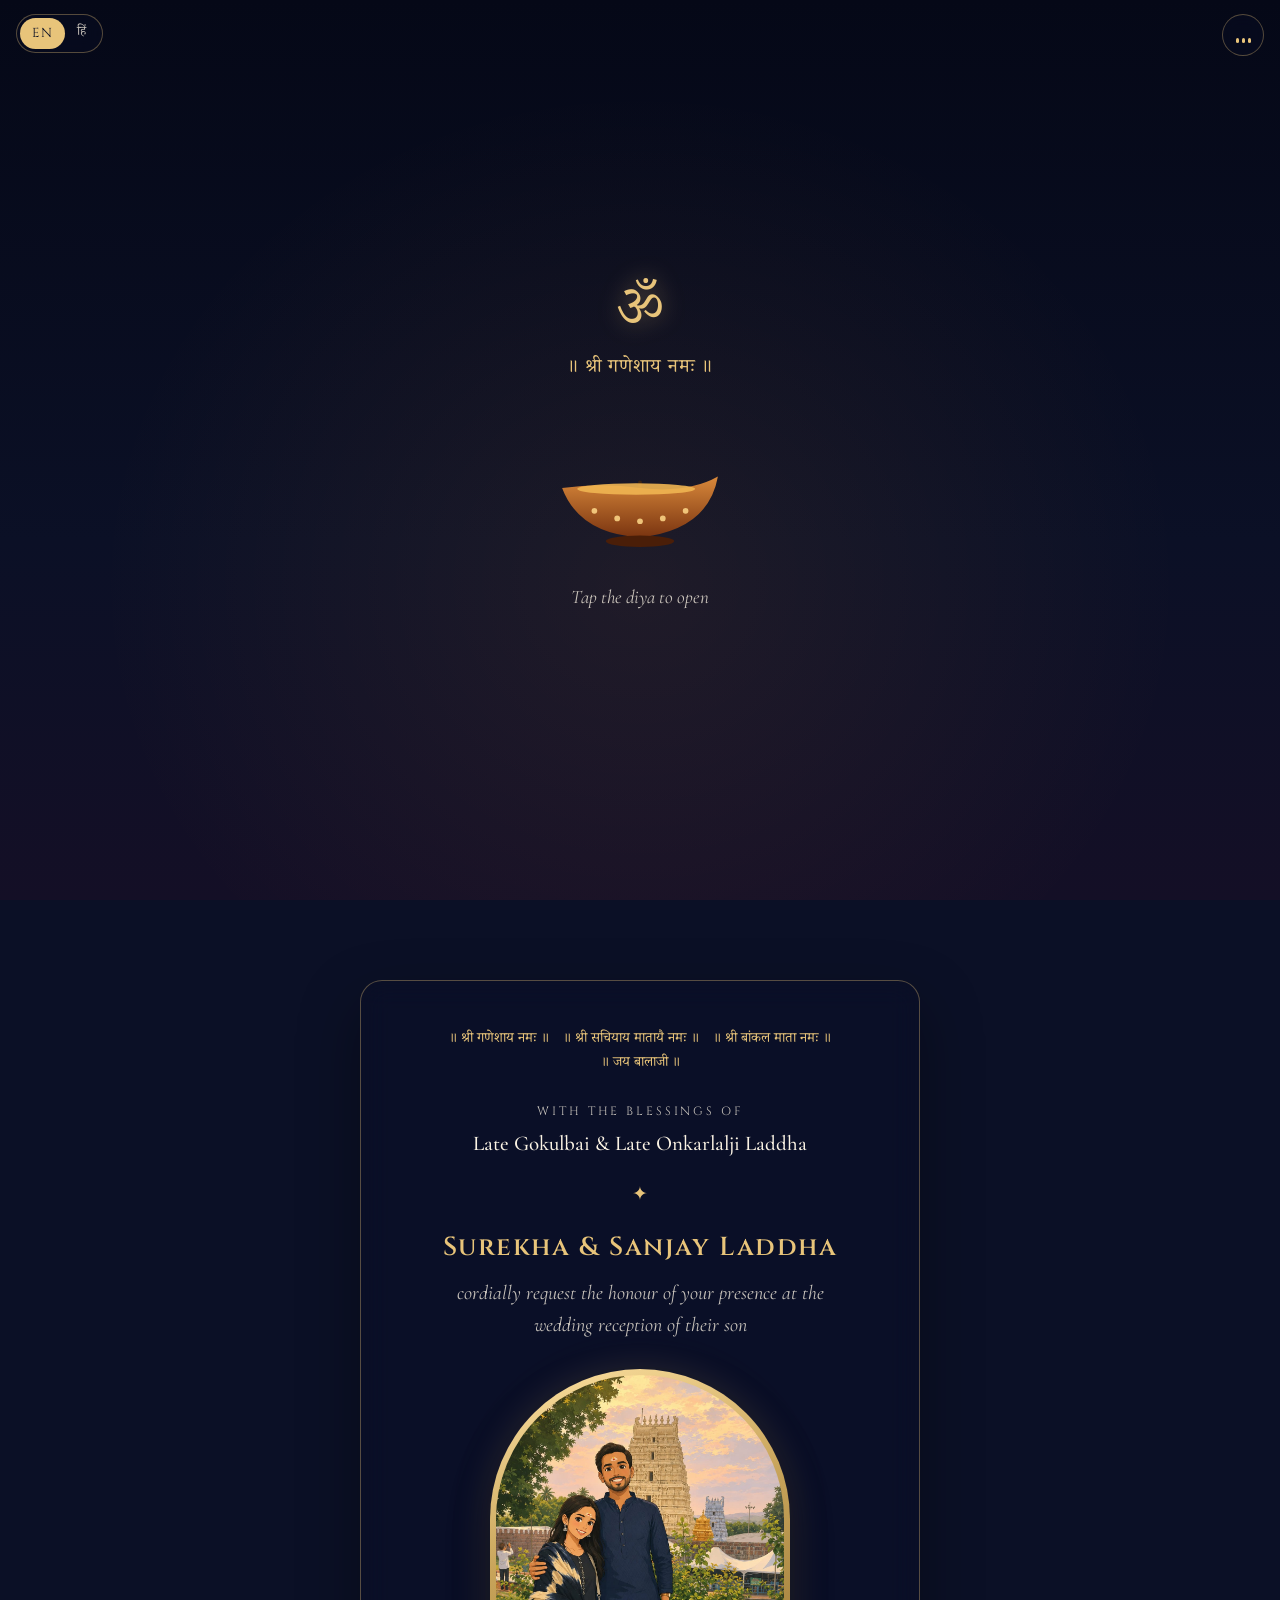
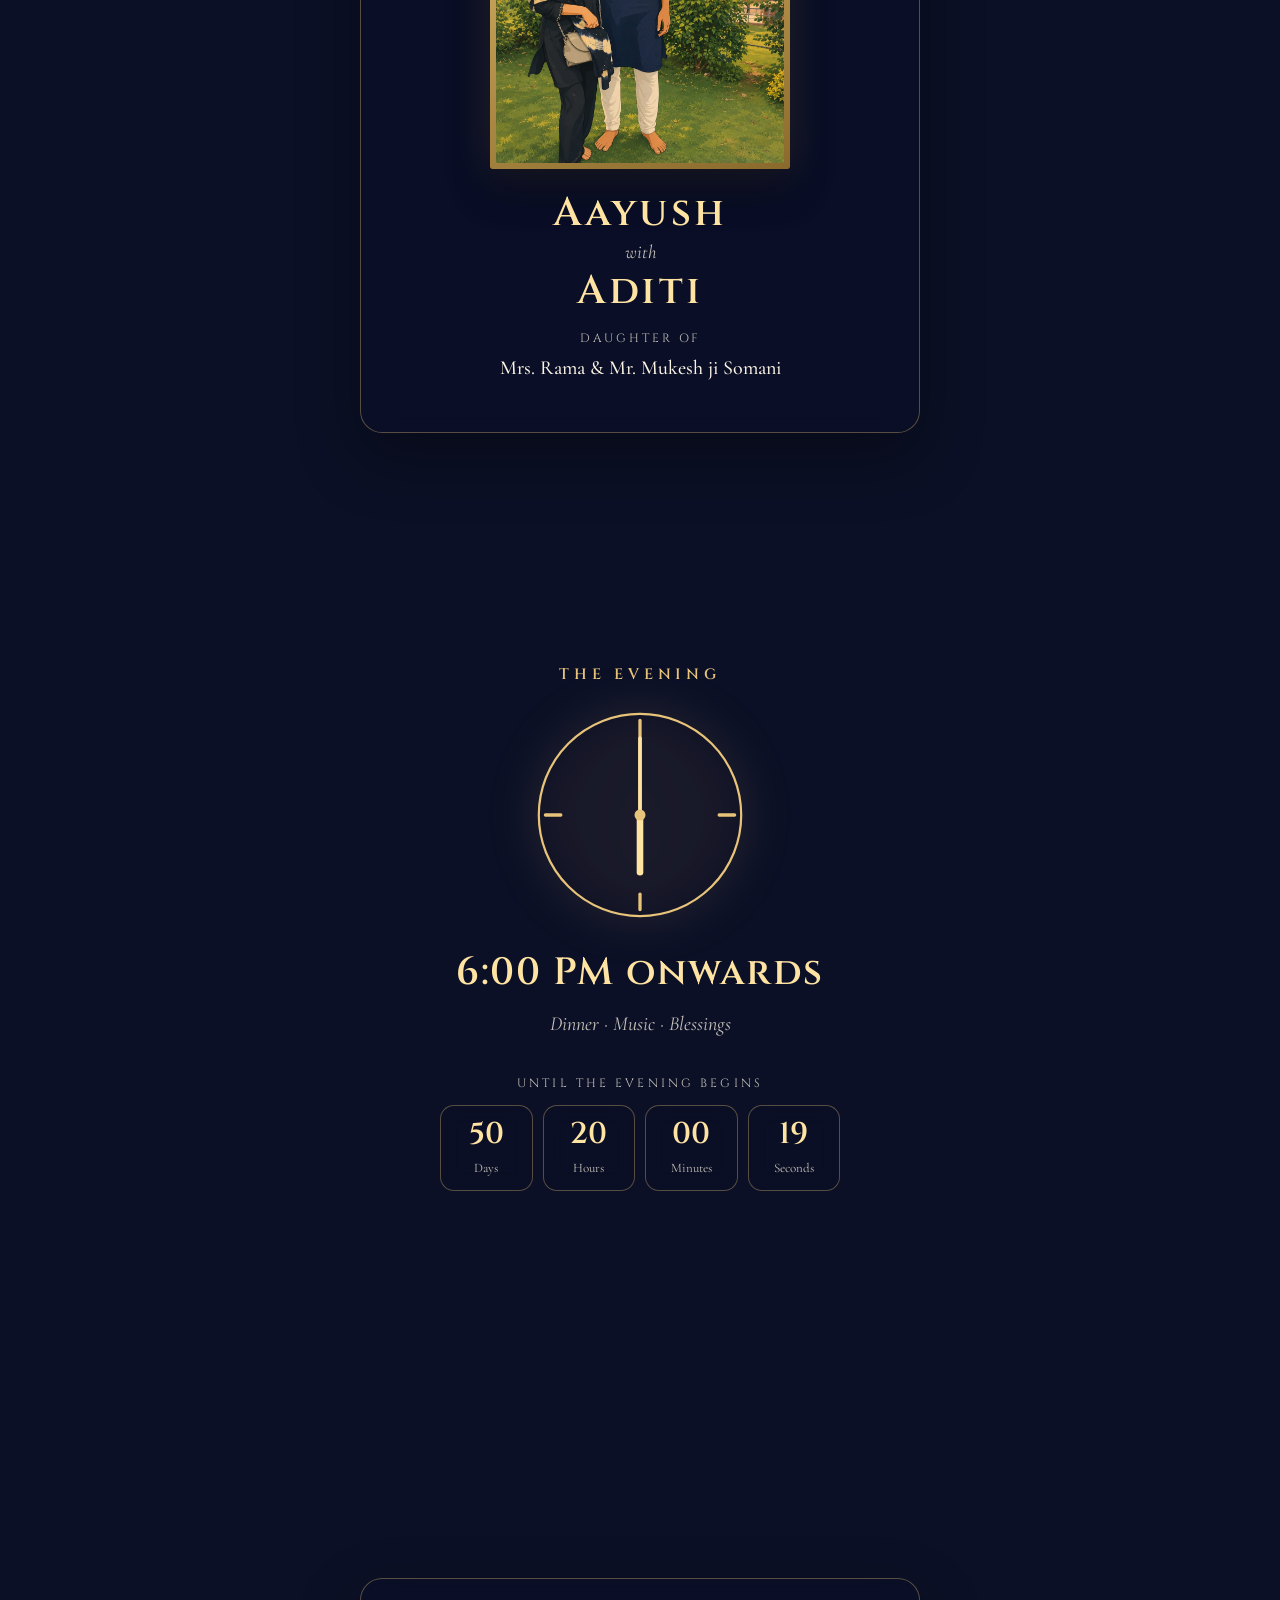
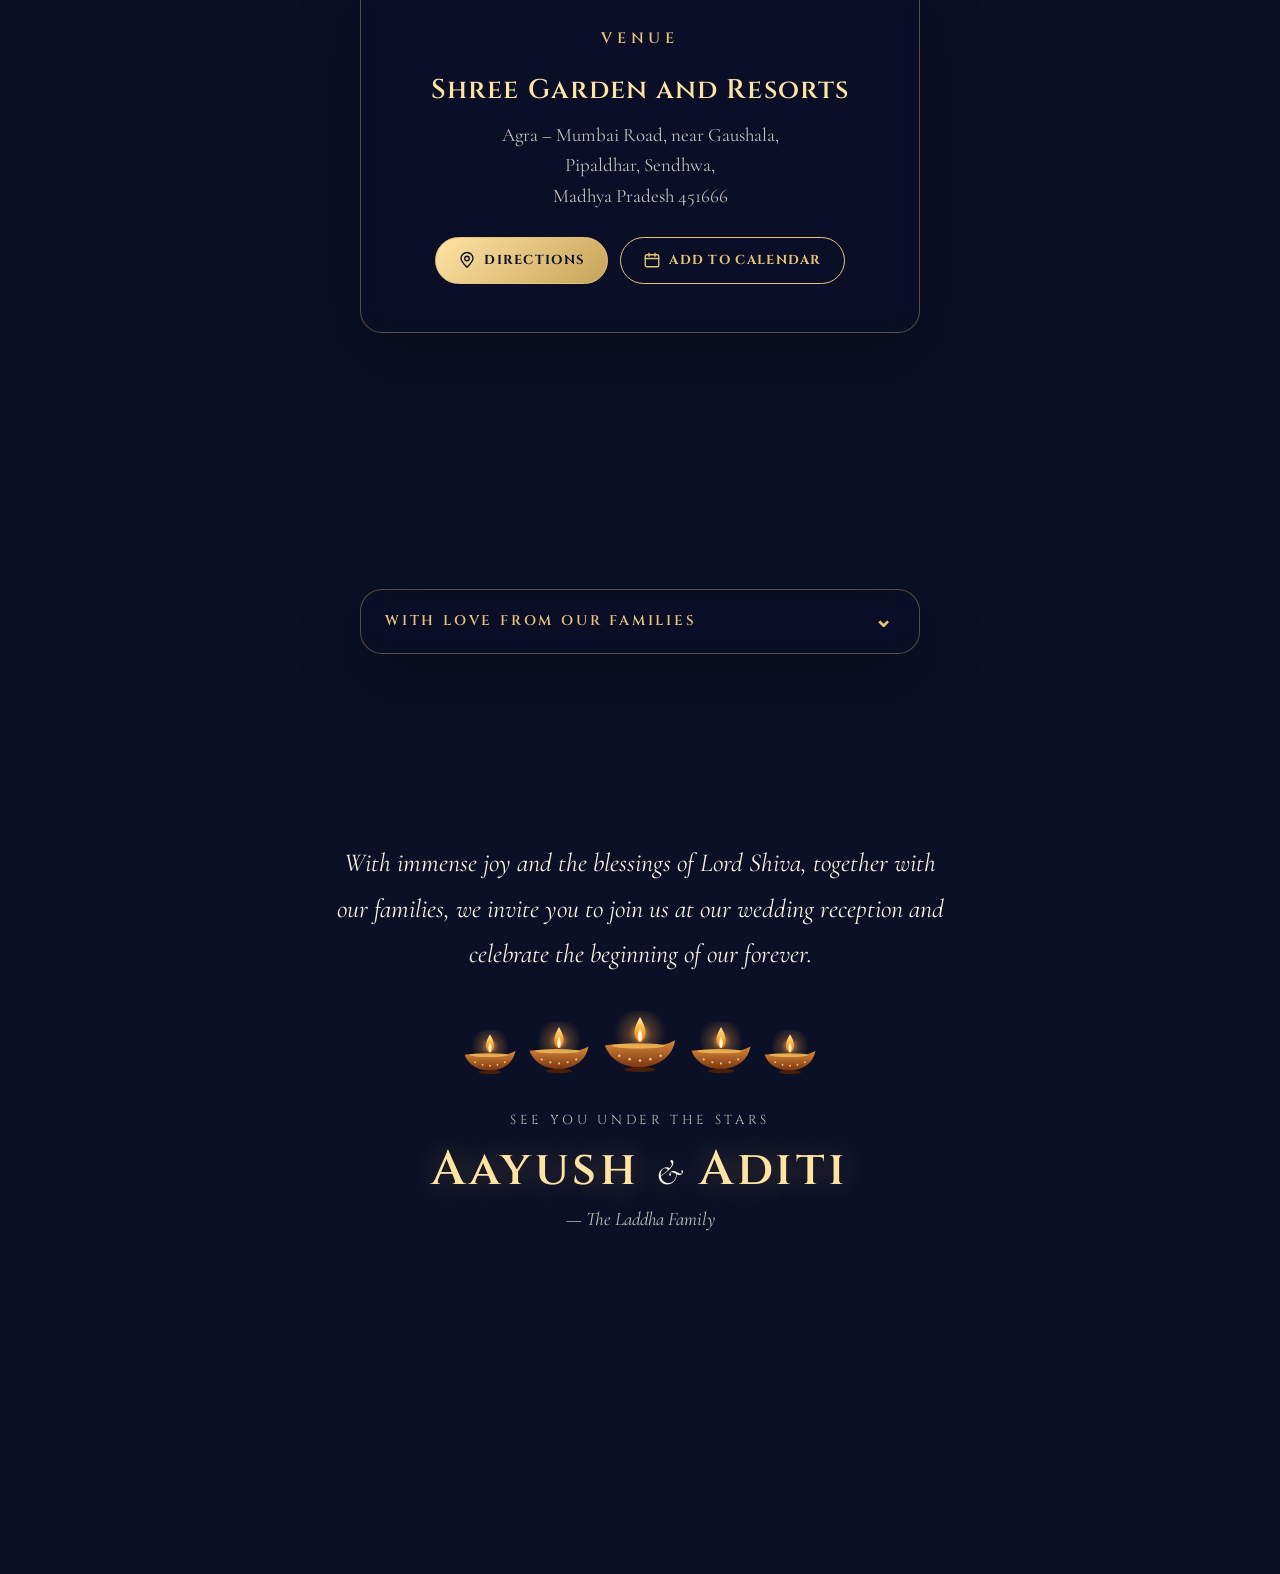
<file: index.html>
<!DOCTYPE html>
<html lang="en">

<head>
    <meta charset="UTF-8">
    <meta name="viewport" content="width=device-width, initial-scale=1.0, viewport-fit=cover">
    <meta name="theme-color" content="#1f2a5a">
    <title>Reception — Aayush & Aditi</title>
    <meta name="description" content="An evening with us — the wedding reception of Aayush & Aditi, 24 January 2027, 6:00 PM onwards.">
    <meta property="og:title" content="Wedding Reception — Aayush & Aditi">
    <meta property="og:description" content="Sunday, 24 January 2027 · 6:00 PM onwards · Shree Garden and Resorts, Sendhwa">
    <meta property="og:image" content="assets/images/couple/couple-photo.jpeg">

    <link rel="preconnect" href="https://fonts.googleapis.com">
    <link rel="preconnect" href="https://fonts.gstatic.com" crossorigin>
    <link href="https://fonts.googleapis.com/css2?family=Cinzel:wght@400;600;700&family=Cormorant+Garamond:ital,wght@0,400;0,500;0,600;1,400;1,500&family=Noto+Serif+Devanagari:wght@400;500;600&display=swap" rel="stylesheet">
    <link rel="stylesheet" href="css/style.css?v=20261024">
</head>

<body class="is-locked">

    <!-- Shared SVG symbols -->
    <svg width="0" height="0" style="position:absolute" aria-hidden="true">
        <defs>
            <radialGradient id="g-glow" cx="50%" cy="50%" r="50%">
                <stop offset="0%" stop-color="#ffd27a" stop-opacity="0.75" />
                <stop offset="45%" stop-color="#ff9f43" stop-opacity="0.25" />
                <stop offset="100%" stop-color="#ff9f43" stop-opacity="0" />
            </radialGradient>
            <linearGradient id="g-flame" x1="0" y1="1" x2="0" y2="0">
                <stop offset="0%" stop-color="#ff6a00" />
                <stop offset="55%" stop-color="#ffb33b" />
                <stop offset="100%" stop-color="#ffe9a8" />
            </linearGradient>
            <linearGradient id="g-clay" x1="0" y1="0" x2="0" y2="1">
                <stop offset="0%" stop-color="#d9893b" />
                <stop offset="100%" stop-color="#7a3410" />
            </linearGradient>
            <symbol id="diya" viewBox="0 0 200 160">
                <circle class="diya-glow" cx="100" cy="52" r="62" fill="url(#g-glow)" />
                <g class="diya-flame">
                    <path d="M100 14 C114 38 120 58 100 76 C80 58 86 38 100 14 Z" fill="url(#g-flame)" />
                    <path d="M100 40 C106 52 108 63 100 73 C92 63 94 52 100 40 Z" fill="#fff6d0" />
                </g>
                <rect x="98" y="72" width="4" height="9" rx="2" fill="#3a2414" />
                <path d="M18 80 Q60 74 100 80 Q150 86 182 68 Q172 124 100 132 Q36 128 18 80 Z" fill="url(#g-clay)" />
                <ellipse cx="96" cy="81" rx="62" ry="6" fill="#f0b552" opacity="0.9" />
                <g fill="#ffd98a" opacity="0.85">
                    <circle cx="52" cy="104" r="3" /><circle cx="76" cy="112" r="3" /><circle cx="100" cy="115" r="3" />
                    <circle cx="124" cy="112" r="3" /><circle cx="148" cy="104" r="3" />
                </g>
                <ellipse cx="100" cy="136" rx="36" ry="6" fill="#4a1e08" />
            </symbol>
        </defs>
    </svg>

    <!-- The sky: it moves from sunset to night as the guest scrolls -->
    <div class="sky" aria-hidden="true">
        <div class="sky-stars" id="stars"></div>
        <div class="sky-sun"></div>
        <div class="sky-moon"></div>
        <svg class="sky-hills" viewBox="0 0 1440 260" preserveAspectRatio="none">
            <path class="hill-far" d="M0 150 C180 90 320 120 480 100 C640 80 760 140 940 110 C1110 82 1260 120 1440 96 L1440 260 L0 260 Z" />
            <path class="hill-near" d="M0 200 C220 160 380 210 600 180 C820 150 980 210 1200 182 C1320 166 1390 176 1440 170 L1440 260 L0 260 Z" />
        </svg>
    </div>

    <!-- Controls -->
    <div class="lang-switch" role="group" aria-label="Language">
        <button type="button" data-lang="en" aria-pressed="true">EN</button>
        <button type="button" data-lang="hi" aria-pressed="false">हिं</button>
    </div>
    <button type="button" class="music-btn" id="music-btn" aria-label="Play or pause music">
        <span class="bars"><span></span><span></span><span></span></span>
    </button>
    <audio id="music" loop preload="none">
        <source src="assets/audio/audio.mp3" type="audio/mpeg">
    </audio>

    <!-- Opening: light the diya -->
    <section class="gate" id="gate">
        <div class="gate-inner">
            <div class="gate-om">ॐ</div>
            <p class="gate-mantra">॥ श्री गणेशाय नमः ॥</p>
            <div class="gate-guest" id="gate-guest" hidden>
                <p class="gate-for" data-i18n="gate-for">A special invitation for</p>
                <p class="gate-name" id="gate-name"></p>
            </div>
            <button type="button" class="gate-diya" id="gate-diya" aria-label="Light the diya to open the invitation">
                <svg viewBox="0 0 200 160"><use href="#diya" /></svg>
            </button>
            <p class="gate-hint" data-i18n="gate-hint">Tap the diya to open</p>
        </div>
    </section>

    <main class="evening">

        <!-- 1. Dusk -->
        <section class="scene scene-hero">
            <div class="hero">
                <p class="hero-greeting" id="greeting"></p>
                <p class="hero-eyebrow" data-i18n="hero-eyebrow">Join us for an evening to celebrate</p>
                <h1 class="hero-names">
                    <span data-i18n="name-groom">Aayush</span>
                    <span class="amp">&amp;</span>
                    <span data-i18n="name-bride">Aditi</span>
                </h1>
                <p class="hero-title" data-i18n="hero-title">Wedding Reception</p>
                <p class="hero-when" data-i18n="hero-when">Sunday · 24 January 2027 · 6:00 PM onwards</p>
            </div>
            <p class="scroll-cue" data-i18n="scroll-cue">Scroll down · the sun is setting</p>
        </section>

        <!-- 2. The invitation -->
        <section class="scene">
            <article class="card invite reveal">
                <div class="mantras">
                    <span>॥ श्री गणेशाय नमः ॥</span>
                    <span>॥ श्री सचियाय मातायै नमः ॥</span>
                    <span>॥ श्री बांकल माता नमः ॥</span>
                    <span>॥ जय बालाजी ॥</span>
                </div>

                <p class="label" data-i18n="blessings-label">With the blessings of</p>
                <p class="elders" data-i18n="elders">Late Gokulbai &amp; Late Onkarlalji Laddha</p>

                <div class="star">✦</div>

                <h2 class="hosts" data-i18n="hosts">Surekha &amp; Sanjay Laddha</h2>
                <p class="request" data-i18n="request">cordially request the honour of your presence at the wedding reception of their son</p>

                <figure class="arch">
                    <img src="assets/images/couple/couple-photo.jpeg" alt="Aayush and Aditi" loading="lazy">
                </figure>

                <p class="couple">
                    <span class="couple-name" data-i18n="name-groom">Aayush</span>
                    <span class="couple-with" data-i18n="with">with</span>
                    <span class="couple-name" data-i18n="name-bride">Aditi</span>
                </p>
                <p class="label" data-i18n="daughter-label">Daughter of</p>
                <p class="parents" data-i18n="bride-parents">Mrs. Rama &amp; Mr. Mukesh ji Somani</p>
            </article>
        </section>

        <!-- 3. The evening -->
        <section class="scene">
            <div class="evening-time reveal">
                <h2 class="section-title" data-i18n="evening-title">The Evening</h2>
                <svg class="clock" viewBox="0 0 200 200" aria-hidden="true">
                    <circle cx="100" cy="100" r="92" class="clock-face" />
                    <g class="clock-ticks">
                        <line x1="100" y1="14" x2="100" y2="28" /><line x1="186" y1="100" x2="172" y2="100" />
                        <line x1="100" y1="186" x2="100" y2="172" /><line x1="14" y1="100" x2="28" y2="100" />
                    </g>
                    <line class="hand hand-hour" x1="100" y1="100" x2="100" y2="48" />
                    <line class="hand hand-minute" x1="100" y1="100" x2="100" y2="30" />
                    <circle cx="100" cy="100" r="5" class="clock-pin" />
                </svg>
                <p class="time-big" data-i18n="time-big">6:00 PM onwards</p>
                <p class="time-what" data-i18n="time-what">Dinner · Music · Blessings</p>

                <div class="countdown" id="countdown">
                    <p class="countdown-label" data-i18n="countdown-label">Until the evening begins</p>
                    <div class="countdown-grid">
                        <div><span id="cd-days">0</span><small data-i18n="cd-days">Days</small></div>
                        <div><span id="cd-hours">0</span><small data-i18n="cd-hours">Hours</small></div>
                        <div><span id="cd-mins">0</span><small data-i18n="cd-mins">Minutes</small></div>
                        <div><span id="cd-secs">0</span><small data-i18n="cd-secs">Seconds</small></div>
                    </div>
                </div>
                <p class="countdown-done" id="countdown-done" hidden></p>
            </div>
        </section>

        <!-- 4. Venue -->
        <section class="scene">
            <article class="card venue reveal">
                <h2 class="section-title" data-i18n="venue-title">Venue</h2>
                <h3 class="venue-name" data-i18n="venue-name">Shree Garden and Resorts</h3>
                <p class="venue-address" data-i18n="venue-address">Agra – Mumbai Road, near Gaushala,<br>Pipaldhar, Sendhwa,<br>Madhya Pradesh 451666</p>
                <div class="actions">
                    <a class="btn" href="https://maps.app.goo.gl/TpYXcLr2PKFUnaeE8" target="_blank" rel="noopener noreferrer">
                        <svg viewBox="0 0 24 24" aria-hidden="true"><path d="M12 21.7C16.2 17.5 20 13.7 20 10a8 8 0 1 0-16 0c0 3.7 3.8 7.5 8 11.7z" /><circle cx="12" cy="10" r="3" /></svg>
                        <span data-i18n="btn-map">Directions</span>
                    </a>
                    <button type="button" class="btn btn-ghost" id="add-calendar">
                        <svg viewBox="0 0 24 24" aria-hidden="true"><rect x="3" y="5" width="18" height="16" rx="2" /><path d="M3 10h18M8 3v4M16 3v4" /></svg>
                        <span data-i18n="btn-calendar">Add to Calendar</span>
                    </button>
                </div>
            </article>
        </section>

        <!-- 5. Families -->
        <section class="scene scene-short">
            <details class="card families reveal">
                <summary>
                    <span data-i18n="family-title">With love from our families</span>
                    <span class="chev" aria-hidden="true">⌄</span>
                </summary>
                <div class="family-grid">
                    <div>
                        <h4 data-i18n="family-happiness-title">Sharing the Happiness</h4>
                        <p data-i18n="family-happiness-names">Pushpa Laddha<br>Vinay Laddha<br>Shobha and Subhash Totla<br>Manda and Hemant Bhutada<br>Nileema and Kiran Kabra</p>
                    </div>
                    <div>
                        <h4 data-i18n="family-delighted-title">Delighted</h4>
                        <p data-i18n="family-delighted-names">Sunil and Urmila Baheti<br>Saras and Sanjana Laddha<br>Anushri and Raunak Dhoot<br>Smruti and Subhas Partani<br>Sanjyoti and Ajay Chandak<br>Ujjwala Anil Mundra<br>Archana Kabra</p>
                    </div>
                    <div>
                        <h4 data-i18n="family-nanihal-title">Nanihal</h4>
                        <p data-i18n="family-nanihal-names">Santosh Pannalalji Kabra<br>Manisha Bankatji Kabra</p>
                    </div>
                    <div>
                        <h4 data-i18n="family-regards-title">With Warm Regards</h4>
                        <p data-i18n="family-regards-names">Shivchandra Ji Laddha<br>Satyanarayan Ji Laddha<br>Damodar Ji Laddha<br>Gaurinandan Ji Laddha<br><em>and the entire Laddha family</em></p>
                    </div>
                </div>
            </details>
        </section>

        <!-- 6. Night -->
        <section class="scene scene-night">
            <div class="night reveal">
                <p class="night-message" data-i18n="night-message">With immense joy and the blessings of Lord Shiva, together with our families, we invite you to join us at our wedding reception and celebrate the beginning of our forever.</p>
                <div class="diya-row" aria-hidden="true">
                    <svg viewBox="0 0 200 160"><use href="#diya" /></svg>
                    <svg viewBox="0 0 200 160"><use href="#diya" /></svg>
                    <svg viewBox="0 0 200 160"><use href="#diya" /></svg>
                    <svg viewBox="0 0 200 160"><use href="#diya" /></svg>
                    <svg viewBox="0 0 200 160"><use href="#diya" /></svg>
                </div>
                <p class="night-sign" data-i18n="night-sign">See you under the stars</p>
                <p class="night-names"><span data-i18n="name-groom">Aayush</span> <span class="amp">&amp;</span> <span data-i18n="name-bride">Aditi</span></p>
                <p class="night-family" data-i18n="night-family">— The Laddha Family</p>
            </div>
        </section>

    </main>

    <script src="js/main.js?v=20261024"></script>
</body>

</html>
</file>
<file: css/style.css>
/* ==========================================================
   Wedding Reception — "An Evening"
   The page is one evening: the sky moves from sunset to night
   as the guest scrolls (colours are driven from js/reception.js).
   ========================================================== */

:root {
    /* Sky (overwritten on scroll) */
    --sky-top: #1f2a5a;
    --sky-mid: #b45a7c;
    --sky-bottom: #f0a25e;
    --stars: 0;
    --sun-y: 0;
    --sun-o: 1;
    --moon-y: 40;
    --moon-o: 0;

    /* Palette */
    --cream: #fbf3e4;
    --cream-dim: rgba(251, 243, 228, 0.78);
    --gold: #e8c47a;
    --gold-deep: #c8a45a;
    --ember: #ff9f43;
    --ink: #0b1026;
    --card-bg: rgba(10, 14, 36, 0.5);
    --card-border: rgba(232, 196, 122, 0.35);
    --hill-far: #2a1b3d;
    --hill-near: #120c22;

    /* Type */
    --f-head: 'Cinzel', 'Noto Serif Devanagari', serif;
    --f-body: 'Cormorant Garamond', 'Noto Serif Devanagari', serif;
    --f-deva: 'Noto Serif Devanagari', serif;

    --ease: cubic-bezier(0.22, 1, 0.36, 1);
}

*,
*::before,
*::after {
    box-sizing: border-box;
}

html {
    -webkit-text-size-adjust: 100%;
}

body {
    margin: 0;
    min-height: 100vh;
    background: var(--ink);
    color: var(--cream);
    font-family: var(--f-body);
    font-size: 19px;
    line-height: 1.6;
    -webkit-font-smoothing: antialiased;
    overflow-x: hidden;
}

body.is-locked {
    overflow: hidden;
    height: 100vh;
    height: 100svh;
}

html[lang="hi"] body {
    font-size: 17px;
}

button {
    font: inherit;
    color: inherit;
}

/* ---------------- Sky ---------------- */

.sky {
    position: fixed;
    inset: 0;
    z-index: 0;
    background: linear-gradient(to bottom, var(--sky-top) 0%, var(--sky-mid) 58%, var(--sky-bottom) 100%);
    overflow: hidden;
    pointer-events: none;
}

.sky-stars {
    position: absolute;
    inset: 0;
    opacity: var(--stars);
}

.star-dot {
    position: absolute;
    width: 2px;
    height: 2px;
    border-radius: 50%;
    background: #fff;
    box-shadow: 0 0 4px rgba(255, 255, 255, 0.8);
    animation: twinkle 3.5s ease-in-out infinite;
}

@keyframes twinkle {
    0%, 100% { opacity: 1; }
    50% { opacity: 0.25; }
}

.sky-sun {
    position: absolute;
    left: 50%;
    top: 62vh;
    width: 46vmin;
    height: 46vmin;
    border-radius: 50%;
    background: radial-gradient(circle, #fff1c9 0%, #ffcb7a 38%, rgba(255, 140, 70, 0.55) 60%, rgba(255, 120, 60, 0) 72%);
    transform: translate(-50%, calc(var(--sun-y) * 1vh));
    opacity: var(--sun-o);
}

.sky-moon {
    position: absolute;
    right: 9%;
    top: 7vh;
    width: 16vmin;
    height: 16vmin;
    min-width: 70px;
    min-height: 70px;
    border-radius: 50%;
    background:
        radial-gradient(circle at 34% 38%, rgba(160, 170, 190, 0.45) 0 9%, transparent 10%),
        radial-gradient(circle at 62% 60%, rgba(160, 170, 190, 0.4) 0 7%, transparent 8%),
        radial-gradient(circle at 56% 28%, rgba(160, 170, 190, 0.35) 0 5%, transparent 6%),
        radial-gradient(circle at 40% 40%, #ffffff 0%, #e9ecf4 55%, #c6cbd9 100%);
    box-shadow: 0 0 40px rgba(220, 230, 255, 0.45), 0 0 120px rgba(160, 180, 255, 0.25);
    transform: translateY(calc(var(--moon-y) * 1vh));
    opacity: var(--moon-o);
}

.sky-hills {
    position: absolute;
    left: 0;
    bottom: 0;
    width: 100%;
    height: 24vh;
}

.hill-far { fill: var(--hill-far); opacity: 0.85; }
.hill-near { fill: var(--hill-near); }

/* ---------------- Controls ---------------- */

.lang-switch,
.music-btn {
    position: fixed;
    top: max(14px, env(safe-area-inset-top));
    z-index: 30;
    background: rgba(10, 14, 36, 0.45);
    border: 1px solid var(--card-border);
    backdrop-filter: blur(8px);
    -webkit-backdrop-filter: blur(8px);
}

.lang-switch {
    left: 16px;
    display: flex;
    border-radius: 999px;
    padding: 3px;
}

.lang-switch button {
    border: 0;
    background: transparent;
    padding: 5px 12px;
    border-radius: 999px;
    font-family: var(--f-head);
    font-size: 13px;
    letter-spacing: 0.08em;
    cursor: pointer;
    color: var(--cream-dim);
}

.lang-switch button[data-lang="hi"] {
    font-family: var(--f-deva);
}

.lang-switch button[aria-pressed="true"] {
    background: var(--gold);
    color: var(--ink);
}

.music-btn {
    right: 16px;
    width: 42px;
    height: 42px;
    border-radius: 50%;
    display: grid;
    place-items: center;
    cursor: pointer;
}

.music-btn .bars {
    display: flex;
    align-items: flex-end;
    gap: 3px;
    height: 16px;
}

.music-btn .bars span {
    width: 3px;
    height: 5px;
    background: var(--gold);
    border-radius: 2px;
}

.music-btn.playing .bars span {
    animation: bar 1s ease-in-out infinite;
}

.music-btn.playing .bars span:nth-child(2) { animation-delay: 0.2s; }
.music-btn.playing .bars span:nth-child(3) { animation-delay: 0.4s; }

@keyframes bar {
    0%, 100% { height: 5px; }
    50% { height: 16px; }
}

/* ---------------- Diya ----------------
   Diyas are <use> copies of one symbol, so per-copy styling has to come
   through inherited custom properties: --flame (0/1) and --flicker. */

.diya-flame {
    transform-box: view-box;
    transform-origin: 100px 76px;
    opacity: var(--flame, 1);
    transition: opacity 0.8s ease var(--flame-delay, 0s);
    animation: flicker var(--flicker, 1.6s) ease-in-out infinite alternate;
}

.diya-glow {
    transform-box: view-box;
    transform-origin: 100px 52px;
    opacity: var(--flame, 1);
    transition: opacity 0.8s ease var(--flame-delay, 0s);
    animation: glow 2.4s ease-in-out infinite alternate;
}

@keyframes flicker {
    0% { transform: scale(1, 1) skewX(0deg); }
    30% { transform: scale(0.96, 1.05) skewX(2deg); }
    60% { transform: scale(1.03, 0.96) skewX(-2deg); }
    100% { transform: scale(0.98, 1.03) skewX(1deg); }
}

@keyframes glow {
    from { transform: scale(0.92); }
    to { transform: scale(1.08); }
}

/* ---------------- Gate (opening) ---------------- */

.gate {
    position: fixed;
    inset: 0;
    z-index: 20;
    display: grid;
    place-items: center;
    padding: 24px 16px;
    background:
        radial-gradient(ellipse at 50% 65%, rgba(255, 159, 67, 0.08), transparent 60%),
        linear-gradient(to bottom, #050817, #0b1026 60%, #140f26);
    text-align: center;
    transition: opacity 1.2s var(--ease), visibility 1.2s;
}

.gate-inner {
    max-width: 420px;
}

.gate-om {
    font-family: var(--f-deva);
    font-size: 54px;
    line-height: 1;
    color: var(--gold);
    text-shadow: 0 0 24px rgba(232, 196, 122, 0.45);
}

.gate-mantra {
    font-family: var(--f-deva);
    color: var(--gold);
    margin: 12px 0 28px;
    letter-spacing: 0.04em;
}

.gate-for {
    margin: 0;
    font-family: var(--f-head);
    font-size: 13px;
    letter-spacing: 0.22em;
    text-transform: uppercase;
    color: var(--cream-dim);
}

html[lang="hi"] .gate-for {
    font-family: var(--f-deva);
    letter-spacing: 0.04em;
    font-size: 15px;
}

.gate-name {
    margin: 6px 0 22px;
    font-family: var(--f-body);
    font-style: italic;
    font-weight: 500;
    font-size: clamp(30px, 8.4vw, 42px);
    line-height: 1.2;
    color: var(--gold);
}

.gate-diya {
    display: block;
    margin: 0 auto;
    width: 190px;
    border: 0;
    background: none;
    padding: 0;
    cursor: pointer;
    -webkit-tap-highlight-color: transparent;
    border-radius: 24px;
}

.gate-diya svg {
    width: 100%;
    height: auto;
    display: block;
    overflow: visible;
}

.gate-diya:focus-visible {
    outline: 2px solid var(--gold);
    outline-offset: 6px;
}

/* Unlit until tapped */
.gate {
    --flame: 0;
}

.gate.lit {
    --flame: 1;
}

.gate:not(.lit) .gate-diya {
    animation: invite-tap 2.4s ease-in-out infinite;
}

@keyframes invite-tap {
    0%, 100% { transform: translateY(0); filter: drop-shadow(0 0 0 rgba(255, 159, 67, 0)); }
    50% { transform: translateY(-4px); filter: drop-shadow(0 6px 18px rgba(255, 159, 67, 0.35)); }
}

.gate-hint {
    margin: 18px 0 0;
    font-style: italic;
    color: var(--cream-dim);
    transition: opacity 0.4s;
}

.gate.lit .gate-hint {
    opacity: 0;
}

.gate.lit {
    background:
        radial-gradient(ellipse at 50% 62%, rgba(255, 170, 80, 0.35), transparent 55%),
        linear-gradient(to bottom, #050817, #0b1026 60%, #140f26);
}

.gate.gone {
    opacity: 0;
    visibility: hidden;
}

/* ---------------- Layout ---------------- */

.evening {
    position: relative;
    z-index: 1;
}

.scene {
    min-height: 92vh;
    min-height: 92svh;
    display: grid;
    place-items: center;
    padding: 80px 16px;
}

.scene > * {
    min-width: 0;
}

.scene-short {
    min-height: 0;
    padding-top: 20px;
    padding-bottom: 20px;
}

.card {
    width: 100%;
    max-width: 560px;
    background: var(--card-bg);
    border: 1px solid var(--card-border);
    border-radius: 22px;
    padding: 36px 24px;
    text-align: center;
    backdrop-filter: blur(14px) saturate(120%);
    -webkit-backdrop-filter: blur(14px) saturate(120%);
    box-shadow: 0 24px 60px rgba(0, 0, 0, 0.35);
}

.section-title {
    margin: 0 0 18px;
    font-family: var(--f-head);
    font-weight: 600;
    font-size: 15px;
    letter-spacing: 0.32em;
    text-transform: uppercase;
    color: var(--gold);
}

html[lang="hi"] .section-title {
    font-family: var(--f-deva);
    letter-spacing: 0.06em;
    font-size: 18px;
}

.label {
    margin: 0;
    font-family: var(--f-head);
    font-size: 12px;
    letter-spacing: 0.24em;
    text-transform: uppercase;
    color: var(--cream-dim);
}

html[lang="hi"] .label {
    font-family: var(--f-deva);
    letter-spacing: 0.04em;
    font-size: 14px;
}

/* Reveal on scroll */
.reveal {
    opacity: 0;
    transform: translateY(28px);
    transition: opacity 1s var(--ease), transform 1s var(--ease);
}

.reveal.in {
    opacity: 1;
    transform: none;
}

/* ---------------- 1. Hero ---------------- */

.scene-hero {
    position: relative;
    min-height: 100vh;
    min-height: 100svh;
    padding-top: 90px;
    align-content: center;
}

.hero {
    text-align: center;
    max-width: 640px;
    text-shadow: 0 2px 18px rgba(30, 10, 40, 0.55);
    opacity: 0;
    transform: translateY(18px);
    transition: opacity 1.4s var(--ease) 0.3s, transform 1.4s var(--ease) 0.3s;
}

body.is-open .hero {
    opacity: 1;
    transform: none;
}

.hero-greeting {
    margin: 0 0 10px;
    font-family: var(--f-body);
    font-style: italic;
    font-weight: 500;
    font-size: clamp(24px, 6.4vw, 32px);
    line-height: 1.2;
    color: var(--cream);
}

.hero-eyebrow {
    margin: 0;
    font-style: italic;
    font-size: clamp(18px, 4.6vw, 22px);
    color: var(--cream);
}

/* The couple's names: formal serif, used in the hero, the card and the closing */
.hero-names,
.couple-name,
.night-names {
    font-family: var(--f-head);
    font-weight: 600;
    letter-spacing: 0.08em;
    color: #ffe3a3;
}

html[lang="hi"] .hero-names,
html[lang="hi"] .couple-name,
html[lang="hi"] .night-names {
    font-family: var(--f-deva);
    letter-spacing: 0;
}

.hero-names {
    margin: 14px 0 12px;
    display: flex;
    flex-direction: column;
    align-items: center;
    font-size: clamp(44px, 13vw, 84px);
    line-height: 1.05;
    text-shadow: 0 0 30px rgba(255, 200, 120, 0.4), 0 2px 18px rgba(30, 10, 40, 0.5);
}

.amp {
    font-family: var(--f-body);
    font-style: italic;
    font-weight: 400;
    letter-spacing: 0;
    color: var(--cream);
}

.hero-names .amp {
    font-size: 0.55em;
    line-height: 1.1;
}

.hero-title {
    margin: 0;
    font-family: var(--f-head);
    font-weight: 600;
    font-size: clamp(16px, 4.4vw, 22px);
    letter-spacing: 0.34em;
    text-transform: uppercase;
}

html[lang="hi"] .hero-title {
    font-family: var(--f-deva);
    letter-spacing: 0.04em;
    font-size: clamp(20px, 5.4vw, 26px);
    text-transform: none;
}

.hero-when {
    display: inline-block;
    margin: 22px 0 0;
    padding: 8px 18px;
    border-top: 1px solid rgba(255, 227, 163, 0.6);
    border-bottom: 1px solid rgba(255, 227, 163, 0.6);
    font-size: clamp(16px, 4.2vw, 20px);
    font-weight: 600;
    letter-spacing: 0.04em;
}

.scroll-cue {
    position: absolute;
    left: 0;
    right: 0;
    bottom: calc(26px + env(safe-area-inset-bottom));
    margin: 0;
    text-align: center;
    font-style: italic;
    font-size: 16px;
    color: var(--cream);
    opacity: 0;
    transition: opacity 1s ease 1.6s;
}

body.is-open .scroll-cue {
    opacity: 0.85;
    animation: drift 2.6s ease-in-out 2s infinite;
}

.scroll-cue::after {
    content: "↓";
    display: block;
    font-style: normal;
}

@keyframes drift {
    0%, 100% { transform: translateY(0); }
    50% { transform: translateY(6px); }
}

/* ---------------- 2. Invitation card ---------------- */

.mantras {
    display: flex;
    flex-wrap: wrap;
    justify-content: center;
    gap: 2px 14px;
    margin-bottom: 26px;
    font-family: var(--f-deva);
    font-size: 14px;
    color: var(--gold);
}

.elders {
    margin: 6px 0 0;
    font-size: 21px;
    font-weight: 500;
}

.star {
    margin: 18px 0;
    color: var(--gold);
}

.hosts {
    margin: 0 0 8px;
    font-family: var(--f-head);
    font-weight: 600;
    font-size: clamp(20px, 5.4vw, 26px);
    letter-spacing: 0.06em;
    color: var(--gold);
}

html[lang="hi"] .hosts {
    font-family: var(--f-deva);
    letter-spacing: 0;
}

.request {
    margin: 0 auto;
    max-width: 380px;
    font-style: italic;
    font-size: 20px;
    color: var(--cream-dim);
}

html[lang="hi"] .request {
    font-style: normal;
}

.arch {
    margin: 28px auto 20px;
    width: min(78%, 300px);
    aspect-ratio: 3 / 4;
    border-radius: 999px 999px 18px 18px;
    padding: 6px;
    background: linear-gradient(160deg, #ffe3a3, var(--gold-deep) 40%, #8a6a2c);
    box-shadow: 0 18px 40px rgba(0, 0, 0, 0.35), 0 0 40px rgba(255, 200, 120, 0.15);
}

.arch img {
    display: block;
    width: 100%;
    height: 100%;
    object-fit: cover;
    object-position: 50% 30%;
    border-radius: 999px 999px 13px 13px;
}

.couple {
    margin: 0 0 14px;
    display: flex;
    flex-direction: column;
    align-items: center;
    gap: 0;
}

.couple-name {
    font-size: clamp(30px, 8.6vw, 40px);
    line-height: 1.2;
}

.couple-with {
    font-style: italic;
    color: var(--cream-dim);
}

.parents {
    margin: 4px 0 0;
    font-size: 20px;
    font-weight: 500;
}

/* ---------------- 3. The evening ---------------- */

.evening-time {
    text-align: center;
    max-width: 520px;
    width: 100%;
}

.clock {
    width: min(58vw, 220px);
    height: auto;
    display: block;
    margin: 8px auto 18px;
    filter: drop-shadow(0 0 24px rgba(255, 200, 120, 0.25));
}

.clock-face {
    fill: rgba(10, 14, 36, 0.4);
    stroke: var(--gold);
    stroke-width: 2;
}

.clock-ticks line {
    stroke: var(--gold);
    stroke-width: 3;
    stroke-linecap: round;
}

.hand {
    stroke: #ffe3a3;
    stroke-linecap: round;
    transform-origin: 100px 100px;
    transition: transform 2.4s var(--ease) 0.4s;
}

.hand-hour {
    stroke-width: 6;
    transform: rotate(0deg);
}

.hand-minute {
    stroke-width: 3.5;
    transform: rotate(0deg);
}

/* Hands sweep round to 6:00 when the clock comes into view */
.evening-time.in .hand-hour {
    transform: rotate(180deg);
}

.evening-time.in .hand-minute {
    transform: rotate(720deg);
}

.clock-pin {
    fill: var(--gold);
}

.time-big {
    margin: 0;
    font-family: var(--f-head);
    font-weight: 600;
    font-size: clamp(26px, 7.4vw, 38px);
    letter-spacing: 0.04em;
    color: #ffe3a3;
}

html[lang="hi"] .time-big {
    font-family: var(--f-deva);
}

.time-what {
    margin: 4px 0 34px;
    font-style: italic;
    font-size: 20px;
    color: var(--cream-dim);
}

.countdown-label {
    margin: 0 0 12px;
    font-family: var(--f-head);
    font-size: 12px;
    letter-spacing: 0.26em;
    text-transform: uppercase;
    color: var(--cream-dim);
}

html[lang="hi"] .countdown-label {
    font-family: var(--f-deva);
    letter-spacing: 0.04em;
    font-size: 15px;
}

.countdown-grid {
    display: grid;
    grid-template-columns: repeat(4, 1fr);
    gap: 10px;
    max-width: 400px;
    margin: 0 auto;
}

.countdown-grid div {
    background: var(--card-bg);
    border: 1px solid var(--card-border);
    border-radius: 14px;
    padding: 12px 4px 8px;
    backdrop-filter: blur(10px);
    -webkit-backdrop-filter: blur(10px);
}

.countdown-grid span {
    display: block;
    font-family: var(--f-head);
    font-size: clamp(22px, 6.6vw, 30px);
    font-weight: 600;
    line-height: 1.1;
    color: #ffe3a3;
    font-variant-numeric: tabular-nums;
}

.countdown-grid small {
    font-size: 13px;
    color: var(--cream-dim);
}

.countdown-done {
    margin: 0;
    font-style: italic;
    font-weight: 500;
    font-size: 26px;
    color: #ffe3a3;
}

/* ---------------- 4. Venue ---------------- */

.venue-name {
    margin: 0 0 8px;
    font-family: var(--f-head);
    font-weight: 600;
    font-size: clamp(21px, 5.8vw, 27px);
    letter-spacing: 0.04em;
    color: #ffe3a3;
}

html[lang="hi"] .venue-name {
    font-family: var(--f-deva);
}

.venue-address {
    margin: 0 0 26px;
    font-size: 19px;
    color: var(--cream-dim);
}

.actions {
    display: flex;
    flex-wrap: wrap;
    gap: 12px;
    justify-content: center;
}

.btn {
    display: inline-flex;
    align-items: center;
    gap: 8px;
    padding: 12px 22px;
    border-radius: 999px;
    border: 1px solid var(--gold);
    background: linear-gradient(135deg, #ffe3a3, var(--gold-deep));
    color: var(--ink);
    font-family: var(--f-head);
    font-size: 13px;
    font-weight: 700;
    letter-spacing: 0.1em;
    text-transform: uppercase;
    text-decoration: none;
    cursor: pointer;
    transition: transform 0.25s ease, box-shadow 0.25s ease;
}

html[lang="hi"] .btn {
    font-family: var(--f-deva);
    font-size: 15px;
    letter-spacing: 0;
    text-transform: none;
}

.btn:hover {
    transform: translateY(-2px);
    box-shadow: 0 10px 24px rgba(232, 196, 122, 0.3);
}

.btn:focus-visible {
    outline: 2px solid #fff;
    outline-offset: 3px;
}

.btn svg {
    width: 18px;
    height: 18px;
    fill: none;
    stroke: currentColor;
    stroke-width: 1.8;
    stroke-linecap: round;
    stroke-linejoin: round;
}

.btn-ghost {
    background: transparent;
    color: var(--gold);
}

/* ---------------- 5. Families ---------------- */

.families {
    padding: 0;
    text-align: left;
}

.families summary {
    list-style: none;
    display: flex;
    align-items: center;
    justify-content: space-between;
    gap: 12px;
    padding: 20px 24px;
    cursor: pointer;
    font-family: var(--f-head);
    font-size: 14px;
    font-weight: 600;
    letter-spacing: 0.2em;
    text-transform: uppercase;
    color: var(--gold);
}

html[lang="hi"] .families summary {
    font-family: var(--f-deva);
    letter-spacing: 0.04em;
    font-size: 17px;
}

.families summary::-webkit-details-marker {
    display: none;
}

.families .chev {
    font-size: 22px;
    line-height: 1;
    transition: transform 0.3s ease;
}

.families[open] .chev {
    transform: rotate(180deg);
}

.family-grid {
    display: grid;
    grid-template-columns: repeat(auto-fit, minmax(210px, 1fr));
    gap: 22px;
    padding: 4px 24px 28px;
    border-top: 1px solid var(--card-border);
    padding-top: 22px;
}

.family-grid h4 {
    margin: 0 0 6px;
    font-family: var(--f-head);
    font-size: 12px;
    letter-spacing: 0.22em;
    text-transform: uppercase;
    color: var(--gold);
}

html[lang="hi"] .family-grid h4 {
    font-family: var(--f-deva);
    letter-spacing: 0.04em;
    font-size: 15px;
}

.family-grid p {
    margin: 0;
    font-size: 18px;
    line-height: 1.55;
    color: var(--cream-dim);
}

/* ---------------- 6. Night ---------------- */

.scene-night {
    min-height: 100vh;
    min-height: 100svh;
    padding-bottom: 28vh;
}

.night {
    text-align: center;
    max-width: 620px;
}

.night-message {
    margin: 0 auto 34px;
    font-size: clamp(20px, 5.2vw, 26px);
    line-height: 1.75;
    font-style: italic;
    color: var(--cream);
}

html[lang="hi"] .night-message {
    font-style: normal;
}

.diya-row {
    display: flex;
    justify-content: center;
    align-items: flex-end;
    gap: 2px;
    margin-bottom: 30px;
}

.diya-row svg {
    width: min(62px, 15vw);
    height: auto;
    overflow: visible;
}

.diya-row svg:nth-child(2),
.diya-row svg:nth-child(4) { width: min(72px, 17vw); }
.diya-row svg:nth-child(3) { width: min(86px, 20vw); }

/* Each diya flickers on its own rhythm, and they light one by one */
.diya-row svg:nth-child(2) { --flicker: 1.3s; --flame-delay: 0.6s; }
.diya-row svg:nth-child(3) { --flicker: 1.9s; --flame-delay: 0.9s; }
.diya-row svg:nth-child(4) { --flicker: 1.45s; --flame-delay: 1.2s; }
.diya-row svg:nth-child(5) { --flicker: 1.75s; --flame-delay: 1.5s; }
.diya-row svg:nth-child(1) { --flame-delay: 0.3s; }

.night {
    --flame: 0;
}

.night.in {
    --flame: 1;
}

.night-sign {
    margin: 0;
    font-family: var(--f-head);
    font-size: 13px;
    letter-spacing: 0.28em;
    text-transform: uppercase;
    color: var(--cream-dim);
}

html[lang="hi"] .night-sign {
    font-family: var(--f-deva);
    letter-spacing: 0.04em;
    font-size: 16px;
}

.night-names {
    margin: 10px 0 6px;
    font-size: clamp(30px, 8.6vw, 48px);
    line-height: 1.2;
    text-shadow: 0 0 30px rgba(255, 200, 120, 0.35);
}

.night-names .amp {
    font-size: 0.75em;
}

.night-family {
    margin: 0;
    font-style: italic;
    color: var(--cream-dim);
}

/* ---------------- Larger screens ---------------- */

@media (min-width: 720px) {
    .card {
        padding: 48px 44px;
    }

    .families {
        padding: 0;
    }
}

/* ---------------- Reduced motion ---------------- */

@media (prefers-reduced-motion: reduce) {
    *,
    *::before,
    *::after {
        animation: none !important;
        transition-duration: 0.01ms !important;
        transition-delay: 0s !important;
    }

    .reveal {
        opacity: 1;
        transform: none;
    }
}

/* Devanagari has no true italic; keep Hindi text upright */
html[lang="hi"] .hero-greeting,
html[lang="hi"] .hero-eyebrow,
html[lang="hi"] .couple-with,
html[lang="hi"] .time-what,
html[lang="hi"] .countdown-done,
html[lang="hi"] .night-family,
html[lang="hi"] .scroll-cue,
html[lang="hi"] .gate-hint,
html[lang="hi"] .gate-name {
    font-style: normal;
}
</file>
